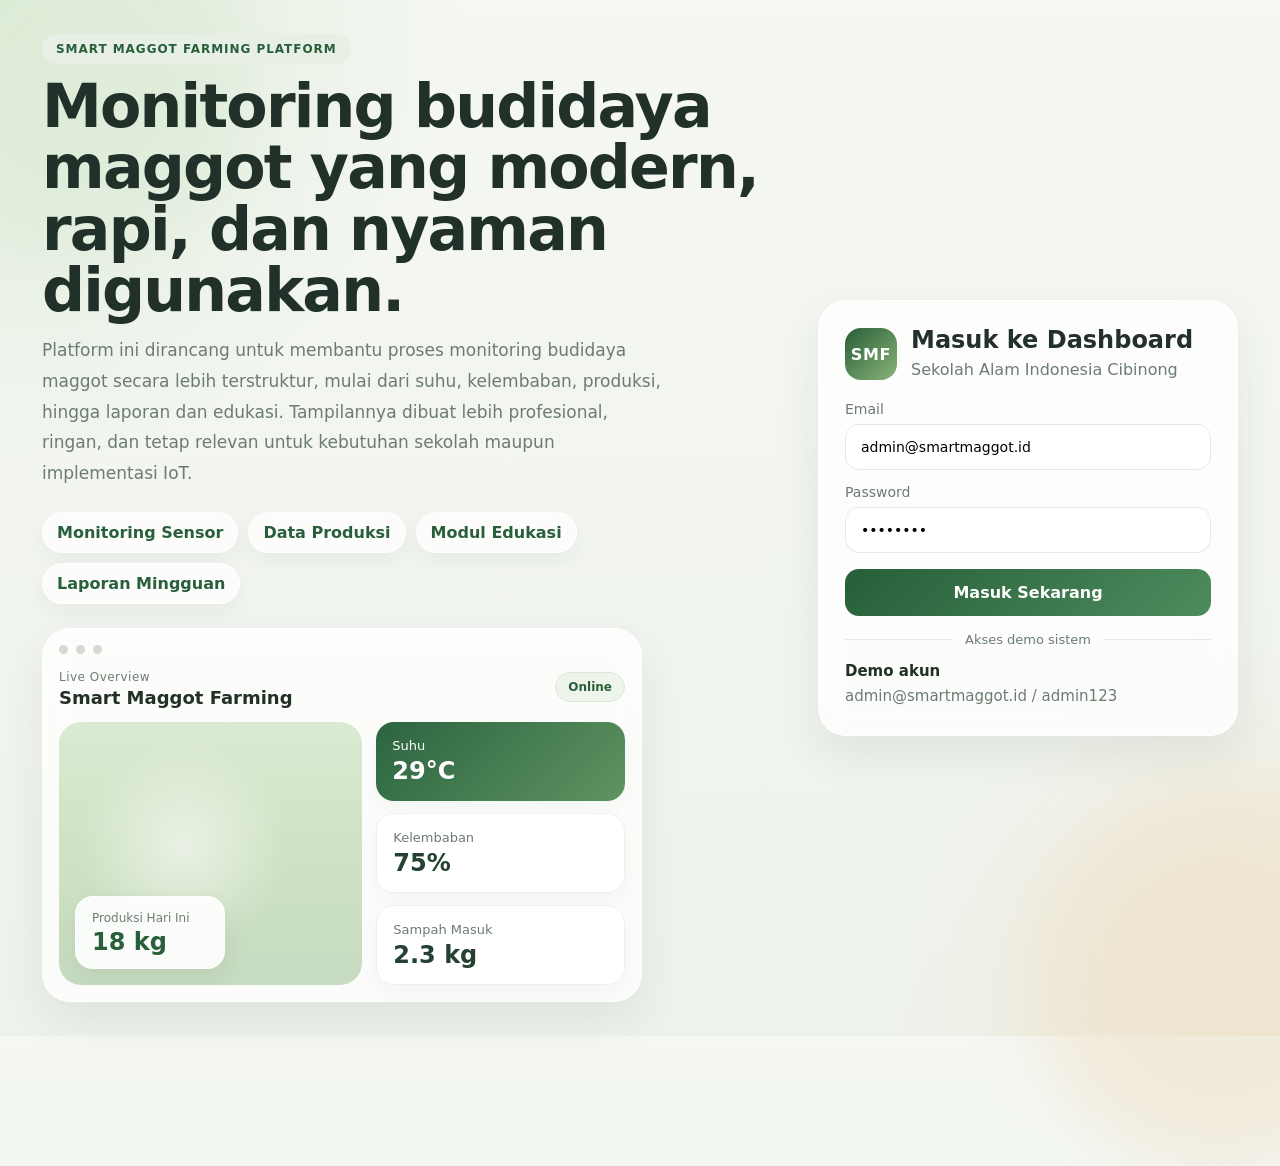
<file: smart_maggot_web_v2 2/index.html>
<!DOCTYPE html>
<html lang="id">
<head>
  <meta charset="UTF-8" />
  <meta name="viewport" content="width=device-width, initial-scale=1.0" />
  <title>Smart Maggot Farming</title>
  <link rel="stylesheet" href="assets/css/style.css" />
</head>
<body class="auth-body">
  <div class="ambient ambient-a"></div>
  <div class="ambient ambient-b"></div>

  <main class="auth-shell">
    <section class="auth-copy">
      <div class="eyebrow">Smart Maggot Farming Platform</div>

      <h1>
        Monitoring budidaya maggot yang modern, rapi,
        dan nyaman digunakan.
      </h1>

      <p class="auth-description">
        Platform ini dirancang untuk membantu proses monitoring budidaya maggot
        secara lebih terstruktur, mulai dari suhu, kelembaban, produksi, hingga
        laporan dan edukasi. Tampilannya dibuat lebih profesional, ringan,
        dan tetap relevan untuk kebutuhan sekolah maupun implementasi IoT.
      </p>

      <div class="feature-stack">
        <div class="feature-pill">Monitoring Sensor</div>
        <div class="feature-pill">Data Produksi</div>
        <div class="feature-pill">Modul Edukasi</div>
        <div class="feature-pill">Laporan Mingguan</div>
      </div>

      <div class="preview-card">
        <div class="preview-top">
          <span class="dot"></span>
          <span class="dot"></span>
          <span class="dot"></span>
        </div>

        <div class="preview-header">
          <div>
            <small class="preview-label">Live Overview</small>
            <h3>Smart Maggot Farming</h3>
          </div>
          <div class="preview-badge">Online</div>
        </div>

        <div class="preview-content">
          <div class="preview-left">
            <div class="preview-visual">
              <div class="visual-circle"></div>
              <div class="visual-card">
                <span class="mini-label">Produksi Hari Ini</span>
                <strong>18 kg</strong>
              </div>
            </div>
          </div>

          <div class="preview-right">
            <div class="preview-stat preview-stat-main">
              <span>Suhu</span>
              <strong>29°C</strong>
            </div>

            <div class="preview-stat">
              <span>Kelembaban</span>
              <strong>75%</strong>
            </div>

            <div class="preview-stat">
              <span>Sampah Masuk</span>
              <strong>2.3 kg</strong>
            </div>
          </div>
        </div>
      </div>
    </section>

    <section class="auth-card">
      <div class="auth-brand">
        <div class="brand-badge">SMF</div>
        <div>
          <h2>Masuk ke Dashboard</h2>
          <p>Sekolah Alam Indonesia Cibinong</p>
        </div>
      </div>

      <form id="loginForm" class="auth-form">
        <label>
          Email
          <input type="email" value="admin@smartmaggot.id" required />
        </label>

        <label>
          Password
          <input type="password" value="admin123" required />
        </label>

        <button type="submit">Masuk Sekarang</button>
      </form>

      <div class="auth-divider">
        <span>Akses demo sistem</span>
      </div>

      <div class="login-note">
        <strong>Demo akun</strong><br>
        admin@smartmaggot.id / admin123
      </div>
    </section>
  </main>

  <script>
    document.getElementById("loginForm").addEventListener("submit", function(e){
      e.preventDefault();
      window.location.href = "dashboard.html";
    });
  </script>
</body>
</html>
</file>
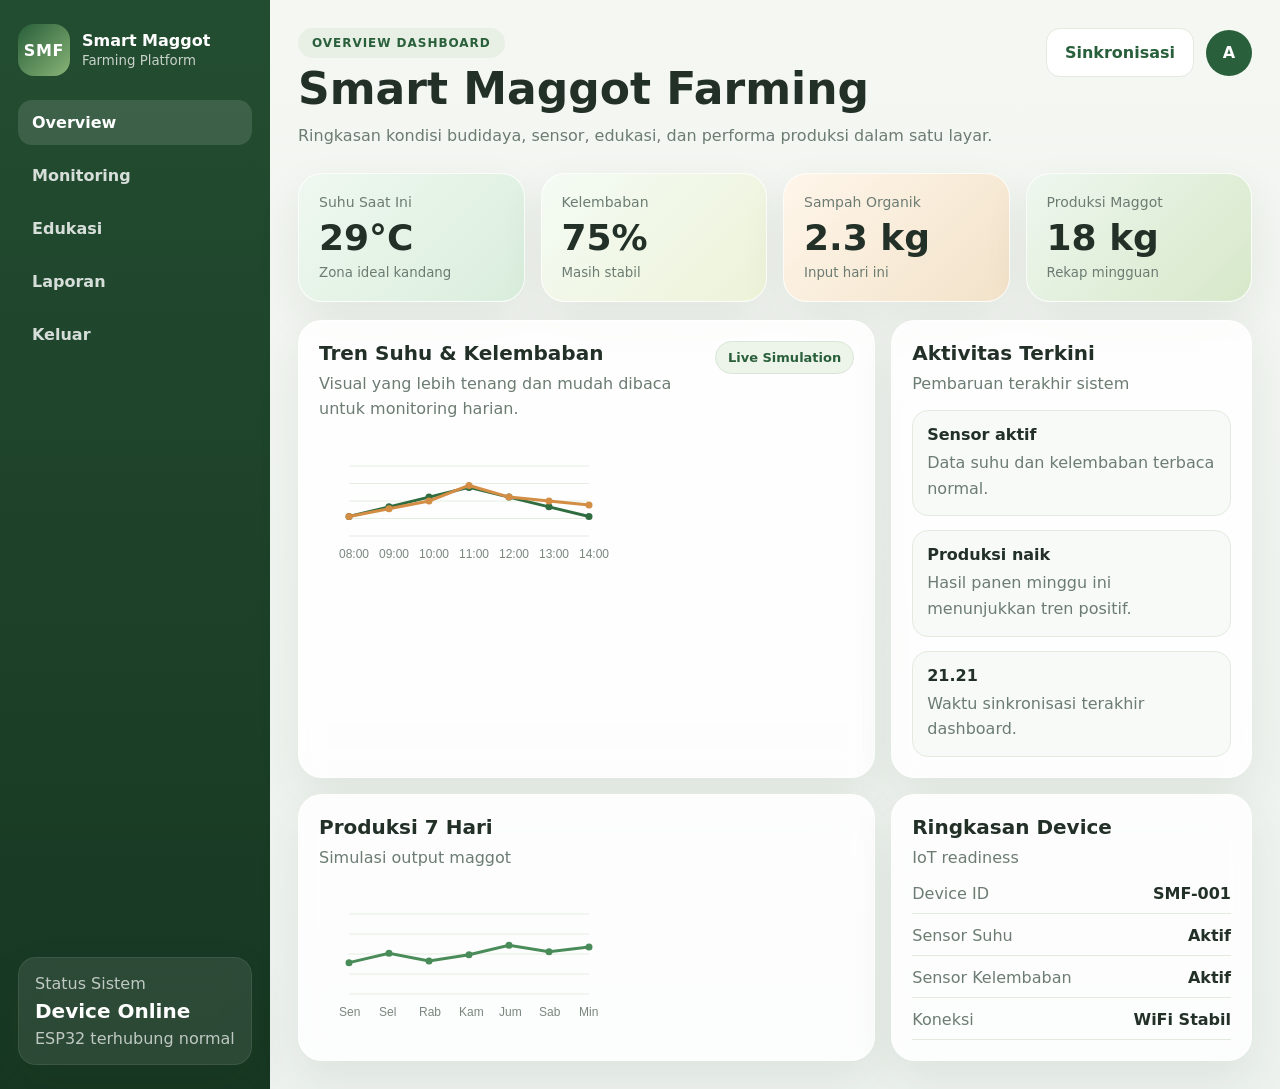
<file: smart_maggot_web_v2 2/dashboard.html>
<!DOCTYPE html>
<html lang="id">
<head>
  <meta charset="UTF-8" />
  <meta name="viewport" content="width=device-width, initial-scale=1.0" />
  <title>Dashboard | Smart Maggot Farming</title>
  <link rel="stylesheet" href="assets/css/style.css" />
</head>
<body>
  <div class="shell">
    <aside class="side-nav">
      <div class="side-brand">
        <div class="brand-badge">SMF</div>
        <div>
          <strong>Smart Maggot</strong>
          <small>Farming Platform</small>
        </div>
      </div>

      <nav class="menu">
        <a class="active" href="dashboard.html">Overview</a>
        <a href="monitoring.html">Monitoring</a>
        <a href="edukasi.html">Edukasi</a>
        <a href="laporan.html">Laporan</a>
        <a href="index.html">Keluar</a>
      </nav>

      <div class="side-card">
        <p>Status Sistem</p>
        <strong>Device Online</strong>
        <span>ESP32 terhubung normal</span>
      </div>
    </aside>

    <main class="main">
      <header class="hero">
        <div>
          <span class="eyebrow">Overview Dashboard</span>
          <h1>Smart Maggot Farming</h1>
          <p>Ringkasan kondisi budidaya, sensor, edukasi, dan performa produksi dalam satu layar.</p>
        </div>
        <div class="hero-actions">
          <button class="ghost-btn">Sinkronisasi</button>
          <div class="avatar">A</div>
        </div>
      </header>

      <section class="stats-grid">
        <article class="glass-card stat stat-1">
          <span>Suhu Saat Ini</span>
          <strong id="tempValue">29°C</strong>
          <small>Zona ideal kandang</small>
        </article>
        <article class="glass-card stat stat-2">
          <span>Kelembaban</span>
          <strong id="humValue">75%</strong>
          <small>Masih stabil</small>
        </article>
        <article class="glass-card stat stat-3">
          <span>Sampah Organik</span>
          <strong>2.3 kg</strong>
          <small>Input hari ini</small>
        </article>
        <article class="glass-card stat stat-4">
          <span>Produksi Maggot</span>
          <strong>18 kg</strong>
          <small>Rekap mingguan</small>
        </article>
      </section>

      <section class="dashboard-flow">
        <article class="panel-card wide">
          <div class="panel-head">
            <div>
              <h2>Tren Suhu & Kelembaban</h2>
              <p>Visual yang lebih tenang dan mudah dibaca untuk monitoring harian.</p>
            </div>
            <span class="tag">Live Simulation</span>
          </div>
          <canvas id="mainChart" height="130"></canvas>
        </article>

        <article class="panel-card">
          <div class="panel-head">
            <div>
              <h2>Aktivitas Terkini</h2>
              <p>Pembaruan terakhir sistem</p>
            </div>
          </div>
          <div class="timeline">
            <div class="timeline-item">
              <b>Sensor aktif</b>
              <span>Data suhu dan kelembaban terbaca normal.</span>
            </div>
            <div class="timeline-item">
              <b>Produksi naik</b>
              <span>Hasil panen minggu ini menunjukkan tren positif.</span>
            </div>
            <div class="timeline-item">
              <b id="lastUpdate">--:--</b>
              <span>Waktu sinkronisasi terakhir dashboard.</span>
            </div>
          </div>
        </article>

        <article class="panel-card">
          <div class="panel-head">
            <div>
              <h2>Produksi 7 Hari</h2>
              <p>Simulasi output maggot</p>
            </div>
          </div>
          <canvas id="productionChart" height="140"></canvas>
        </article>

        <article class="panel-card">
          <div class="panel-head">
            <div>
              <h2>Ringkasan Device</h2>
              <p>IoT readiness</p>
            </div>
          </div>
          <ul class="clean-list">
            <li><span>Device ID</span><b>SMF-001</b></li>
            <li><span>Sensor Suhu</span><b>Aktif</b></li>
            <li><span>Sensor Kelembaban</span><b>Aktif</b></li>
            <li><span>Koneksi</span><b>WiFi Stabil</b></li>
          </ul>
        </article>
      </section>
    </main>
  </div>

  <script src="assets/js/data.js"></script>
  <script src="assets/js/charts.js"></script>
  <script src="assets/js/app.js"></script>
</body>
</html>
</file>
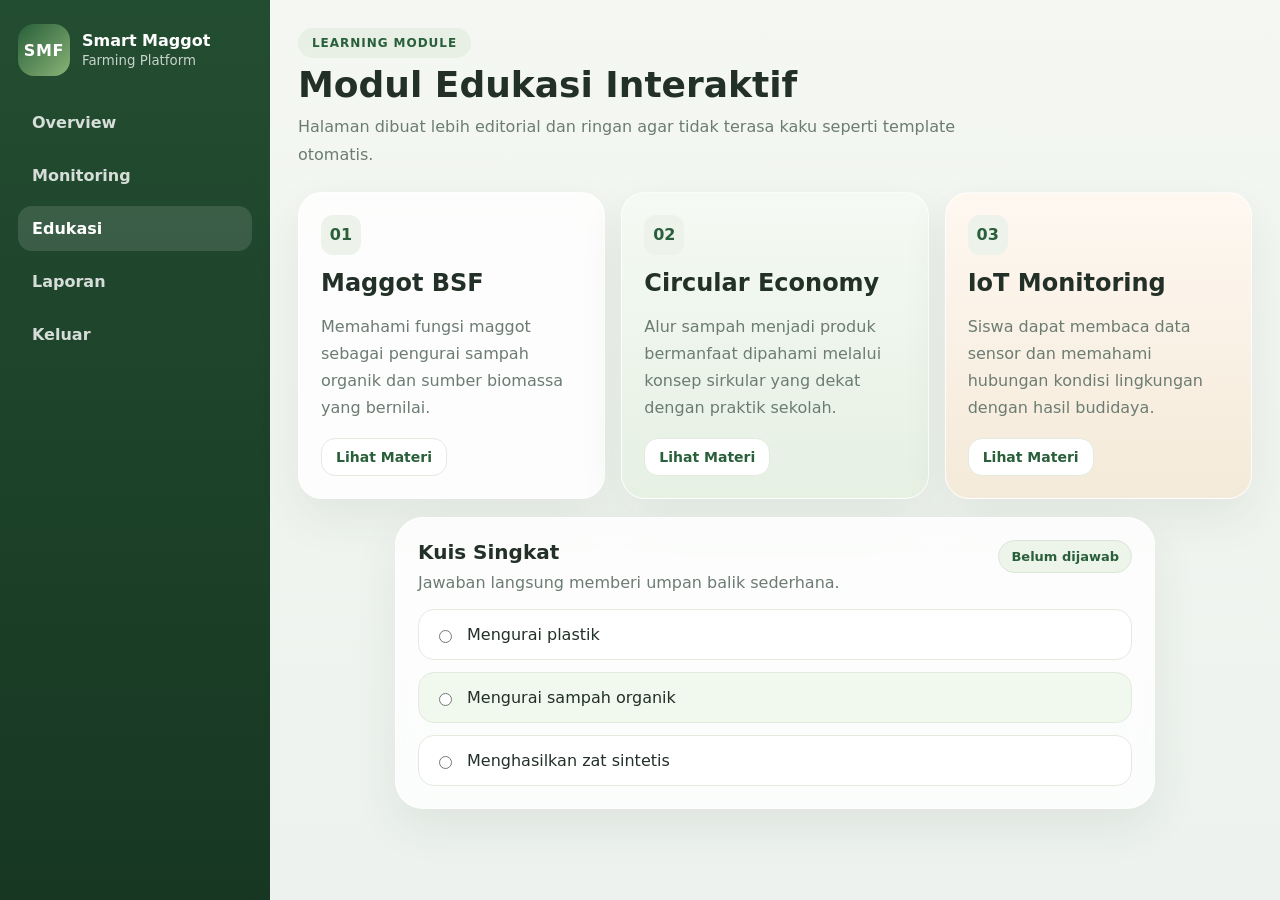
<file: smart_maggot_web_v2 2/edukasi.html>
<!DOCTYPE html>
<html lang="id">
<head>
  <meta charset="UTF-8" />
  <meta name="viewport" content="width=device-width, initial-scale=1.0" />
  <title>Edukasi | Smart Maggot Farming</title>
  <link rel="stylesheet" href="assets/css/style.css" />
</head>
<body>
  <div class="shell">
    <aside class="side-nav">
      <div class="side-brand">
        <div class="brand-badge">SMF</div>
        <div>
          <strong>Smart Maggot</strong>
          <small>Farming Platform</small>
        </div>
      </div>
      <nav class="menu">
        <a href="dashboard.html">Overview</a>
        <a href="monitoring.html">Monitoring</a>
        <a class="active" href="edukasi.html">Edukasi</a>
        <a href="laporan.html">Laporan</a>
        <a href="index.html">Keluar</a>
      </nav>
    </aside>

    <main class="main">
      <header class="hero compact">
        <div>
          <span class="eyebrow">Learning Module</span>
          <h1>Modul Edukasi Interaktif</h1>
          <p>Halaman dibuat lebih editorial dan ringan agar tidak terasa kaku seperti template otomatis.</p>
        </div>
      </header>

      <section class="edu-grid-v2">
        <article class="module-card">
          <div class="module-badge">01</div>
          <h2>Maggot BSF</h2>
          <p>Memahami fungsi maggot sebagai pengurai sampah organik dan sumber biomassa yang bernilai.</p>
          <button class="ghost-btn small">Lihat Materi</button>
        </article>

        <article class="module-card soft-green">
          <div class="module-badge">02</div>
          <h2>Circular Economy</h2>
          <p>Alur sampah menjadi produk bermanfaat dipahami melalui konsep sirkular yang dekat dengan praktik sekolah.</p>
          <button class="ghost-btn small">Lihat Materi</button>
        </article>

        <article class="module-card soft-sand">
          <div class="module-badge">03</div>
          <h2>IoT Monitoring</h2>
          <p>Siswa dapat membaca data sensor dan memahami hubungan kondisi lingkungan dengan hasil budidaya.</p>
          <button class="ghost-btn small">Lihat Materi</button>
        </article>
      </section>

      <article class="quiz-wrap">
        <div class="quiz-box">
          <div class="panel-head">
            <div>
              <h2>Kuis Singkat</h2>
              <p>Jawaban langsung memberi umpan balik sederhana.</p>
            </div>
            <span id="quizResult" class="tag">Belum dijawab</span>
          </div>

          <label class="quiz-item">
            <input type="radio" name="quiz" value="wrong">
            <span>Mengurai plastik</span>
          </label>

          <label class="quiz-item correct">
            <input type="radio" name="quiz" value="correct">
            <span>Mengurai sampah organik</span>
          </label>

          <label class="quiz-item">
            <input type="radio" name="quiz" value="wrong">
            <span>Menghasilkan zat sintetis</span>
          </label>
        </div>
      </article>
    </main>
  </div>

  <script src="assets/js/app.js"></script>
</body>
</html>
</file>
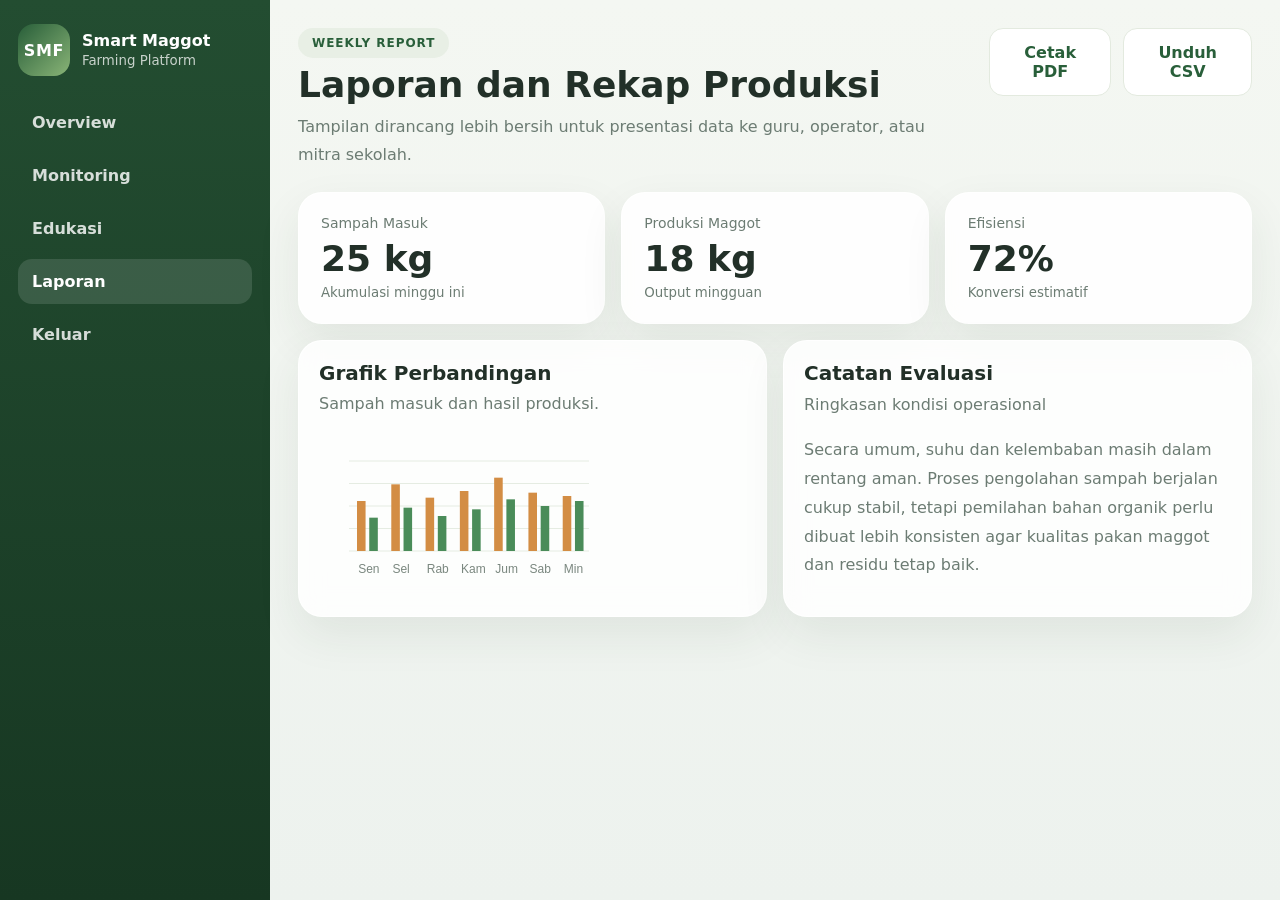
<file: smart_maggot_web_v2 2/laporan.html>
<!DOCTYPE html>
<html lang="id">
<head>
  <meta charset="UTF-8" />
  <meta name="viewport" content="width=device-width, initial-scale=1.0" />
  <title>Laporan | Smart Maggot Farming</title>
  <link rel="stylesheet" href="assets/css/style.css" />
</head>
<body>
  <div class="shell">
    <aside class="side-nav">
      <div class="side-brand">
        <div class="brand-badge">SMF</div>
        <div>
          <strong>Smart Maggot</strong>
          <small>Farming Platform</small>
        </div>
      </div>
      <nav class="menu">
        <a href="dashboard.html">Overview</a>
        <a href="monitoring.html">Monitoring</a>
        <a href="edukasi.html">Edukasi</a>
        <a class="active" href="laporan.html">Laporan</a>
        <a href="index.html">Keluar</a>
      </nav>
    </aside>

    <main class="main">
      <header class="hero compact">
        <div>
          <span class="eyebrow">Weekly Report</span>
          <h1>Laporan dan Rekap Produksi</h1>
          <p>Tampilan dirancang lebih bersih untuk presentasi data ke guru, operator, atau mitra sekolah.</p>
        </div>
        <div class="hero-actions">
          <button class="ghost-btn" onclick="window.print()">Cetak PDF</button>
          <button class="ghost-btn" onclick="downloadCSV()">Unduh CSV</button>
        </div>
      </header>

      <section class="report-highlights">
        <article class="highlight-card">
          <span>Sampah Masuk</span>
          <strong>25 kg</strong>
          <small>Akumulasi minggu ini</small>
        </article>
        <article class="highlight-card">
          <span>Produksi Maggot</span>
          <strong>18 kg</strong>
          <small>Output mingguan</small>
        </article>
        <article class="highlight-card">
          <span>Efisiensi</span>
          <strong>72%</strong>
          <small>Konversi estimatif</small>
        </article>
      </section>

      <section class="dual-grid">
        <article class="panel-card">
          <div class="panel-head">
            <div>
              <h2>Grafik Perbandingan</h2>
              <p>Sampah masuk dan hasil produksi.</p>
            </div>
          </div>
          <canvas id="reportChart" height="150"></canvas>
        </article>

        <article class="panel-card report-note">
          <div class="panel-head">
            <div>
              <h2>Catatan Evaluasi</h2>
              <p>Ringkasan kondisi operasional</p>
            </div>
          </div>
          <p>
            Secara umum, suhu dan kelembaban masih dalam rentang aman. Proses pengolahan sampah
            berjalan cukup stabil, tetapi pemilahan bahan organik perlu dibuat lebih konsisten agar
            kualitas pakan maggot dan residu tetap baik.
          </p>
        </article>
      </section>
    </main>
  </div>

  <script src="assets/js/data.js"></script>
  <script src="assets/js/charts.js"></script>
  <script src="assets/js/app.js"></script>
</body>
</html>
</file>
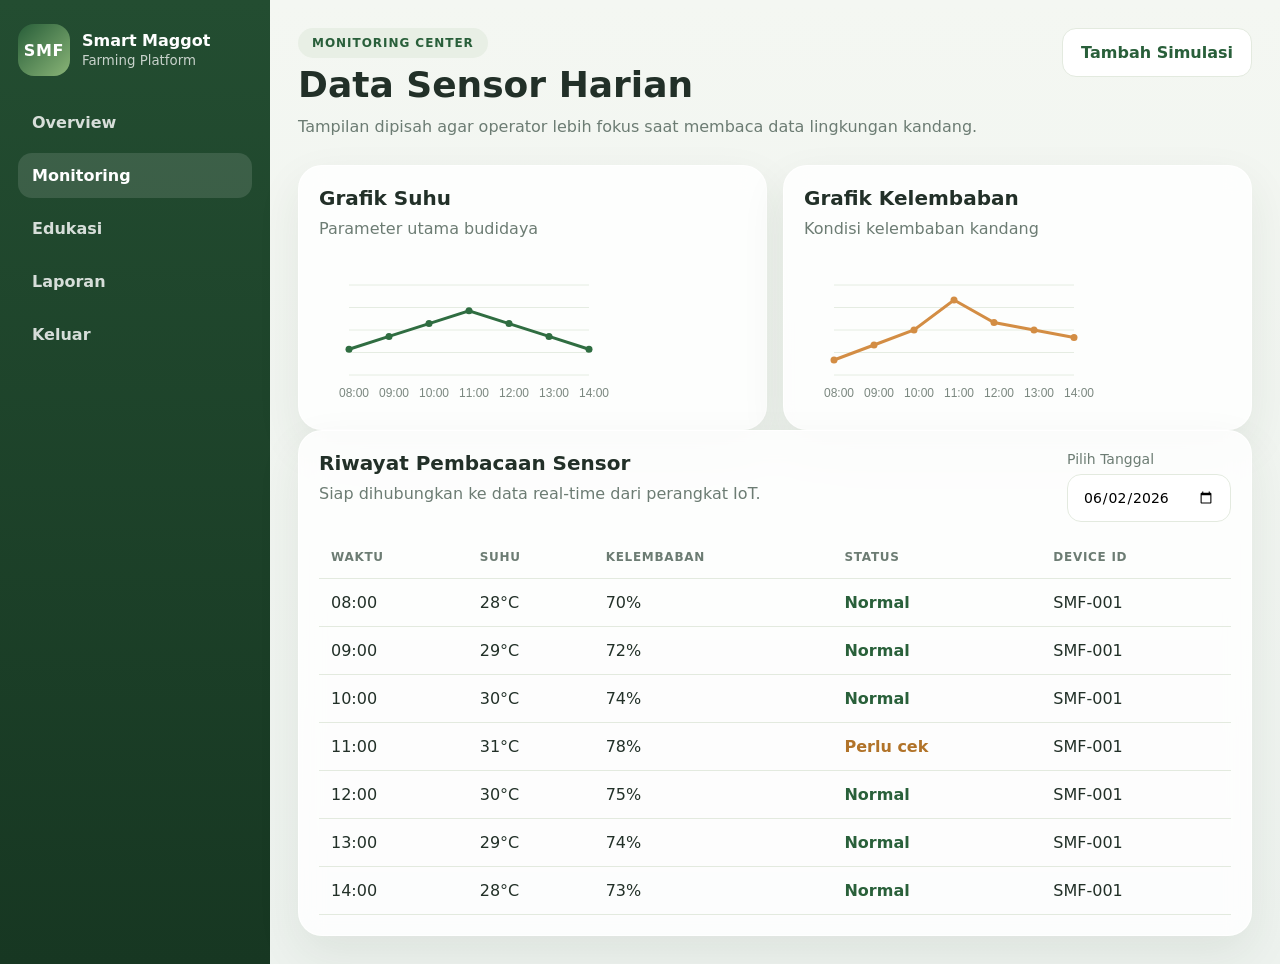
<file: smart_maggot_web_v2 2/monitoring.html>
<!DOCTYPE html>
<html lang="id">
<head>
  <meta charset="UTF-8" />
  <meta name="viewport" content="width=device-width, initial-scale=1.0" />
  <title>Monitoring | Smart Maggot Farming</title>
  <link rel="stylesheet" href="assets/css/style.css" />
</head>
<body>
  <div class="shell">
    <aside class="side-nav">
      <div class="side-brand">
        <div class="brand-badge">SMF</div>
        <div>
          <strong>Smart Maggot</strong>
          <small>Farming Platform</small>
        </div>
      </div>
      <nav class="menu">
        <a href="dashboard.html">Overview</a>
        <a class="active" href="monitoring.html">Monitoring</a>
        <a href="edukasi.html">Edukasi</a>
        <a href="laporan.html">Laporan</a>
        <a href="index.html">Keluar</a>
      </nav>
    </aside>

    <main class="main">
      <header class="hero compact">
        <div>
          <span class="eyebrow">Monitoring Center</span>
          <h1>Data Sensor Harian</h1>
          <p>Tampilan dipisah agar operator lebih fokus saat membaca data lingkungan kandang.</p>
        </div>
        <button class="ghost-btn" onclick="simulateNewData()">Tambah Simulasi</button>
      </header>

      <section class="dual-grid">
        <article class="panel-card">
          <div class="panel-head">
            <div>
              <h2>Grafik Suhu</h2>
              <p>Parameter utama budidaya</p>
            </div>
          </div>
          <canvas id="tempChart" height="150"></canvas>
        </article>

        <article class="panel-card">
          <div class="panel-head">
            <div>
              <h2>Grafik Kelembaban</h2>
              <p>Kondisi kelembaban kandang</p>
            </div>
          </div>
          <canvas id="humidityChart" height="150"></canvas>
        </article>
      </section>

      <article class="panel-card">
        <div class="panel-head">
          <div>
            <h2>Riwayat Pembacaan Sensor</h2>
            <p>Siap dihubungkan ke data real-time dari perangkat IoT.</p>
          </div>
          <label class="table-filter">
            Pilih Tanggal
            <input type="date" value="2026-06-02">
          </label>
        </div>
        <div class="table-box">
          <table>
            <thead>
              <tr>
                <th>Waktu</th>
                <th>Suhu</th>
                <th>Kelembaban</th>
                <th>Status</th>
                <th>Device ID</th>
              </tr>
            </thead>
            <tbody id="sensorTable"></tbody>
          </table>
        </div>
      </article>
    </main>
  </div>

  <script src="assets/js/data.js"></script>
  <script src="assets/js/charts.js"></script>
  <script src="assets/js/app.js"></script>
</body>
</html>
</file>
<file: smart_maggot_web_v2 2/assets/css/style.css>
:root{
  --bg:#f4f7f2;
  --surface:#ffffff;
  --surface-soft:rgba(255,255,255,.78);
  --line:#e3eadf;
  --text:#223028;
  --muted:#6c7c73;
  --green:#295f3a;
  --green-2:#4a8c59;
  --green-3:#d9ebd7;
  --sage:#dbe7dc;
  --sand:#efe5d4;
  --accent:#d38d44;
  --shadow:0 16px 45px rgba(33,59,40,.10);
}

*{box-sizing:border-box}

html,body{
  margin:0;
  padding:0;
  font-family:Inter,ui-sans-serif,system-ui,-apple-system,BlinkMacSystemFont,"Segoe UI",sans-serif;
  color:var(--text);
  background:linear-gradient(180deg,#f4f7f2 0%,#edf2ee 100%);
}

a{text-decoration:none;color:inherit}
button,input{font:inherit}

/* =========================
   AUTH / LOGIN PAGE
========================= */

.auth-body{
  position:relative;
  min-height:100vh;
  overflow:hidden;
  background:
    radial-gradient(circle at top left, rgba(217,234,209,.85), transparent 28%),
    radial-gradient(circle at bottom right, rgba(239,224,197,.60), transparent 24%),
    linear-gradient(180deg,#f5f7f3 0%, #eef2ec 100%);
}

.ambient{
  position:absolute;
  border-radius:50%;
  filter:blur(30px);
  opacity:.55;
  pointer-events:none;
}

.ambient-a{
  width:340px;
  height:340px;
  background:#dcebd7;
  left:-90px;
  top:-80px;
}

.ambient-b{
  width:380px;
  height:380px;
  background:#efe2cb;
  right:-130px;
  bottom:-130px;
}

.auth-shell{
  min-height:100vh;
  display:grid;
  grid-template-columns:minmax(0, 1.08fr) 420px;
  gap:34px;
  align-items:center;
  padding:34px 42px;
  position:relative;
  z-index:1;
}

.auth-copy{
  max-width:760px;
}

.auth-copy h1{
  font-size:clamp(38px, 4.7vw, 68px);
  line-height:1.02;
  letter-spacing:-0.03em;
  margin:12px 0 14px;
  max-width:760px;
  color:#213129;
}

.auth-copy p,
.auth-description{
  max-width:620px;
  color:var(--muted);
  font-size:17px;
  line-height:1.8;
  margin:0;
}

.eyebrow{
  display:inline-flex;
  align-items:center;
  background:#e8efe5;
  color:var(--green);
  padding:8px 14px;
  border-radius:999px;
  font-size:12px;
  font-weight:800;
  letter-spacing:.08em;
  text-transform:uppercase;
}

.feature-stack{
  display:flex;
  gap:10px;
  flex-wrap:wrap;
  margin:24px 0 24px;
}

.feature-pill{
  padding:10px 14px;
  border-radius:999px;
  background:rgba(255,255,255,.72);
  border:1px solid rgba(255,255,255,.9);
  box-shadow:0 8px 20px rgba(33,59,40,.05);
  font-weight:650;
  color:var(--green);
}

.preview-card,
.auth-card,
.panel-card,
.glass-card,
.module-card,
.quiz-box,
.highlight-card,
.side-card{
  background:var(--surface-soft);
  backdrop-filter:blur(12px);
  -webkit-backdrop-filter:blur(12px);
  border:1px solid rgba(255,255,255,.84);
  box-shadow:0 18px 45px rgba(33,59,40,.08);
}

.preview-card{
  margin-top:0;
  max-width:600px;
  border-radius:28px;
  padding:16px;
}

.preview-top{
  display:flex;
  gap:8px;
  margin-bottom:12px;
}

.dot{
  width:9px;
  height:9px;
  background:#d3dbd0;
  border-radius:50%;
}

.preview-header{
  display:flex;
  justify-content:space-between;
  align-items:center;
  gap:14px;
  margin-bottom:14px;
}

.preview-header h3{
  margin:2px 0 0;
  font-size:18px;
  color:#223028;
}

.preview-label{
  color:var(--muted);
  font-size:12px;
  letter-spacing:.04em;
}

.preview-badge{
  padding:7px 12px;
  border-radius:999px;
  background:#edf5ea;
  color:var(--green);
  font-size:12px;
  font-weight:700;
  border:1px solid #dce7d8;
}

.preview-content{
  display:grid;
  grid-template-columns:1fr .82fr;
  gap:14px;
  align-items:stretch;
}

.preview-left{
  min-height:220px;
}

.preview-visual{
  position:relative;
  height:100%;
  min-height:220px;
  border-radius:22px;
  overflow:hidden;
  background:linear-gradient(180deg, #dbead2 0%, #cfe2c4 48%, #c6dbc0 100%);
  display:flex;
  align-items:flex-end;
  padding:16px;
}

.visual-circle{
  position:absolute;
  width:210px;
  height:210px;
  border-radius:50%;
  background:radial-gradient(circle, rgba(255,255,255,.55) 0%, rgba(255,255,255,0) 70%);
  top:20px;
  left:20px;
}

.visual-card{
  position:relative;
  z-index:2;
  background:rgba(255,255,255,.90);
  border:1px solid rgba(255,255,255,.96);
  border-radius:18px;
  padding:14px 16px;
  min-width:150px;
  box-shadow:0 10px 24px rgba(40,60,35,.07);
}

.visual-card .mini-label{
  display:block;
  color:var(--muted);
  font-size:12px;
  margin-bottom:5px;
}

.visual-card strong{
  font-size:24px;
  color:var(--green);
  line-height:1;
}

.preview-right{
  display:grid;
  gap:12px;
}

.preview-stat{
  border-radius:18px;
  padding:16px;
  background:#ffffff;
  color:var(--green);
  border:1px solid #edf1eb;
  box-shadow:0 8px 20px rgba(33,59,40,.04);
}

.preview-stat span{
  display:block;
  color:var(--muted);
  font-size:13px;
  margin-bottom:6px;
}

.preview-stat strong{
  display:block;
  font-size:24px;
  line-height:1.05;
  color:#244131;
}

.preview-stat-main{
  background:linear-gradient(135deg,#2b6440,#5f9461);
  border:none;
}

.preview-stat-main span,
.preview-stat-main strong{
  color:#fff;
}

.auth-card{
  padding:26px;
  border-radius:28px;
  width:100%;
  max-width:420px;
  justify-self:end;
}

.auth-brand{
  display:flex;
  gap:14px;
  align-items:center;
  margin-bottom:20px;
}

.brand-badge{
  width:52px;
  height:52px;
  border-radius:16px;
  display:grid;
  place-items:center;
  background:linear-gradient(135deg,#285e39,#89b477);
  color:#fff;
  font-weight:800;
  letter-spacing:.04em;
  font-size:16px;
}

.auth-brand h2{
  margin:0;
  font-size:24px;
  line-height:1.1;
  color:#24312a;
}

.auth-brand p{
  margin:4px 0 0;
  color:var(--muted);
  line-height:1.45;
}

.auth-form{
  display:grid;
  gap:14px;
}

.auth-form label,
.table-filter{
  display:grid;
  gap:7px;
  color:var(--muted);
  font-size:14px;
  font-weight:500;
}

input{
  border:1px solid var(--line);
  background:#fff;
  padding:14px 15px;
  border-radius:14px;
  outline:none;
  transition:.2s ease;
}

input:focus{
  border-color:#84a786;
  box-shadow:0 0 0 4px rgba(132,167,134,.15);
}

.auth-form button,
.ghost-btn{
  border:none;
  cursor:pointer;
  padding:14px 18px;
  border-radius:14px;
  font-weight:700;
  transition:.2s ease;
}

.auth-form button{
  background:linear-gradient(135deg,#275e39,#4d8c5d);
  color:#fff;
  margin-top:2px;
}

.auth-form button:hover{
  transform:translateY(-1px);
  box-shadow:0 10px 22px rgba(39,94,57,.16);
}

.ghost-btn{
  background:#fff;
  color:var(--green);
  border:1px solid var(--line);
}

.ghost-btn.small{
  padding:10px 14px;
  font-size:14px;
}

.auth-divider{
  display:flex;
  align-items:center;
  gap:12px;
  margin:16px 0 12px;
  color:var(--muted);
  font-size:13px;
}

.auth-divider::before,
.auth-divider::after{
  content:"";
  flex:1;
  height:1px;
  background:var(--line);
}

.login-note{
  color:var(--muted);
  line-height:1.65;
  font-size:15px;
}

.login-note strong{
  color:#223028;
}

/* =========================
   DASHBOARD / GENERAL
========================= */

.shell{
  display:grid;
  grid-template-columns:270px 1fr;
  min-height:100vh;
}

.side-nav{
  padding:24px 18px;
  background:linear-gradient(180deg,#234d31,#173722);
  color:#fff;
  display:flex;
  flex-direction:column;
  gap:24px;
}

.side-brand{
  display:flex;
  align-items:center;
  gap:12px;
}

.side-brand strong{display:block}
.side-brand small{opacity:.75}

.menu{
  display:grid;
  gap:8px;
}

.menu a{
  padding:13px 14px;
  border-radius:14px;
  font-weight:600;
  color:rgba(255,255,255,.82);
}

.menu a.active,
.menu a:hover{
  background:rgba(255,255,255,.12);
  color:#fff;
}

.side-card{
  margin-top:auto;
  padding:16px;
  border-radius:18px;
  background:rgba(255,255,255,.09);
  border:1px solid rgba(255,255,255,.08);
}

.side-card p,
.side-card span{
  margin:0;
  color:rgba(255,255,255,.7);
}

.side-card strong{
  display:block;
  margin:6px 0;
  font-size:20px;
}

.main{
  padding:28px;
}

.hero{
  display:flex;
  justify-content:space-between;
  gap:18px;
  align-items:flex-start;
  margin-bottom:24px;
}

.hero.compact h1{
  font-size:36px;
}

.hero h1{
  margin:8px 0 10px;
  font-size:44px;
  line-height:1.04;
}

.hero p{
  margin:0;
  color:var(--muted);
  max-width:720px;
  line-height:1.7;
}

.hero-actions{
  display:flex;
  gap:12px;
  align-items:center;
}

.avatar{
  width:46px;
  height:46px;
  border-radius:50%;
  display:grid;
  place-items:center;
  background:#295f3a;
  color:#fff;
  font-weight:800;
}

.stats-grid{
  display:grid;
  grid-template-columns:repeat(4,minmax(0,1fr));
  gap:16px;
  margin-bottom:18px;
}

.glass-card{
  border-radius:24px;
  padding:20px;
}

.stat span,
.highlight-card span{
  display:block;
  color:var(--muted);
  font-size:14px;
}

.stat strong,
.highlight-card strong{
  display:block;
  font-size:36px;
  line-height:1.1;
  margin:8px 0 4px;
}

.stat small,
.highlight-card small{
  color:var(--muted);
}

.stat-1{background:linear-gradient(135deg,#eff8f0,#daeedd)}
.stat-2{background:linear-gradient(135deg,#f4fbf4,#edf3d8)}
.stat-3{background:linear-gradient(135deg,#fff6ea,#f2e2c9)}
.stat-4{background:linear-gradient(135deg,#eef7ef,#d7e8c9)}

.dashboard-flow{
  display:grid;
  grid-template-columns:1.6fr 1fr;
  gap:16px;
}

.panel-card{
  border-radius:24px;
  padding:20px;
  background:rgba(255,255,255,.84);
}

.panel-card.wide{
  grid-column:1 / 2;
}

.panel-head{
  display:flex;
  justify-content:space-between;
  gap:14px;
  align-items:flex-start;
  margin-bottom:14px;
}

.panel-head h2{
  margin:0 0 6px;
  font-size:20px;
}

.panel-head p{
  margin:0;
  color:var(--muted);
  line-height:1.6;
}

.tag{
  white-space:nowrap;
  background:#edf4ea;
  border:1px solid #d9e6d7;
  color:var(--green);
  padding:8px 12px;
  border-radius:999px;
  font-size:13px;
  font-weight:700;
}

.timeline{
  display:grid;
  gap:14px;
}

.timeline-item{
  padding:14px;
  border-radius:16px;
  background:#f7faf6;
  border:1px solid var(--line);
}

.timeline-item b{
  display:block;
  margin-bottom:6px;
}

.timeline-item span{
  color:var(--muted);
  line-height:1.6;
}

.clean-list{
  list-style:none;
  padding:0;
  margin:0;
  display:grid;
  gap:12px;
}

.clean-list li{
  display:flex;
  justify-content:space-between;
  padding-bottom:10px;
  border-bottom:1px solid var(--line);
}

.clean-list span{
  color:var(--muted);
}

.dual-grid,
.edu-grid-v2,
.report-highlights{
  display:grid;
  gap:16px;
}

.dual-grid{
  grid-template-columns:repeat(2,minmax(0,1fr));
}

.edu-grid-v2{
  grid-template-columns:repeat(3,minmax(0,1fr));
  margin-bottom:18px;
}

.module-card,
.highlight-card{
  border-radius:24px;
  padding:22px;
}

.module-card h2{
  margin:0 0 10px;
}

.module-card p{
  color:var(--muted);
  line-height:1.7;
  min-height:88px;
}

.module-badge{
  width:40px;
  height:40px;
  border-radius:12px;
  display:grid;
  place-items:center;
  background:#edf3eb;
  color:var(--green);
  font-weight:800;
  margin-bottom:14px;
}

.soft-green{background:linear-gradient(180deg,#f5faf4,#e6f0e3)}
.soft-sand{background:linear-gradient(180deg,#fff8f1,#f4ead9)}

.quiz-wrap{
  display:flex;
  justify-content:center;
}

.quiz-box{
  width:min(760px,100%);
  border-radius:28px;
  padding:22px;
}

.quiz-item{
  display:flex;
  gap:12px;
  align-items:center;
  padding:15px;
  border-radius:16px;
  border:1px solid var(--line);
  background:#fff;
  margin-top:12px;
  cursor:pointer;
}

.quiz-item.correct{
  background:#f1f8ee;
}

.report-highlights{
  grid-template-columns:repeat(3,minmax(0,1fr));
  margin-bottom:16px;
}

.highlight-card{
  background:rgba(255,255,255,.88);
}

.report-note p{
  color:var(--muted);
  line-height:1.8;
}

.table-box{
  overflow:auto;
}

table{
  width:100%;
  border-collapse:collapse;
}

th,td{
  padding:14px 12px;
  border-bottom:1px solid var(--line);
  text-align:left;
}

th{
  font-size:12px;
  color:var(--muted);
  text-transform:uppercase;
  letter-spacing:.06em;
}

.status-ok{
  color:#29603a;
  font-weight:800;
}

.status-warn{
  color:#b17329;
  font-weight:800;
}

/* =========================
   RESPONSIVE
========================= */

@media (max-width:1100px){
  .auth-shell,
  .shell{
    grid-template-columns:1fr;
  }

  .auth-shell{
    gap:24px;
    padding:28px 24px 36px;
  }

  .auth-card{
    justify-self:start;
    max-width:520px;
  }

  .preview-content,
  .stats-grid,
  .dashboard-flow,
  .dual-grid,
  .edu-grid-v2,
  .report-highlights{
    grid-template-columns:1fr 1fr;
  }

  .side-nav{
    gap:16px;
  }

  .menu{
    grid-template-columns:repeat(5,minmax(0,1fr));
  }

  .side-card{
    margin-top:0;
  }
}

@media (max-width:700px){
  .auth-shell{
    padding:22px 18px 28px;
  }

  .auth-copy h1{
    font-size:clamp(34px, 9vw, 48px);
  }

  .auth-copy p,
  .auth-description{
    font-size:16px;
    line-height:1.75;
  }

  .preview-card{
    padding:14px;
  }

  .preview-header{
    flex-direction:column;
    align-items:flex-start;
  }

  .preview-content,
  .stats-grid,
  .dashboard-flow,
  .dual-grid,
  .edu-grid-v2,
  .report-highlights{
    grid-template-columns:1fr;
  }

  .preview-visual{
    min-height:200px;
  }

  .auth-card{
    padding:22px;
    border-radius:24px;
  }

  .auth-brand h2{
    font-size:22px;
  }

  .main{
    padding:18px;
  }

  .hero{
    flex-direction:column;
  }

  .hero h1,
  .hero.compact h1{
    font-size:31px;
  }

  .menu{
    grid-template-columns:1fr 1fr;
  }
}
</file>
